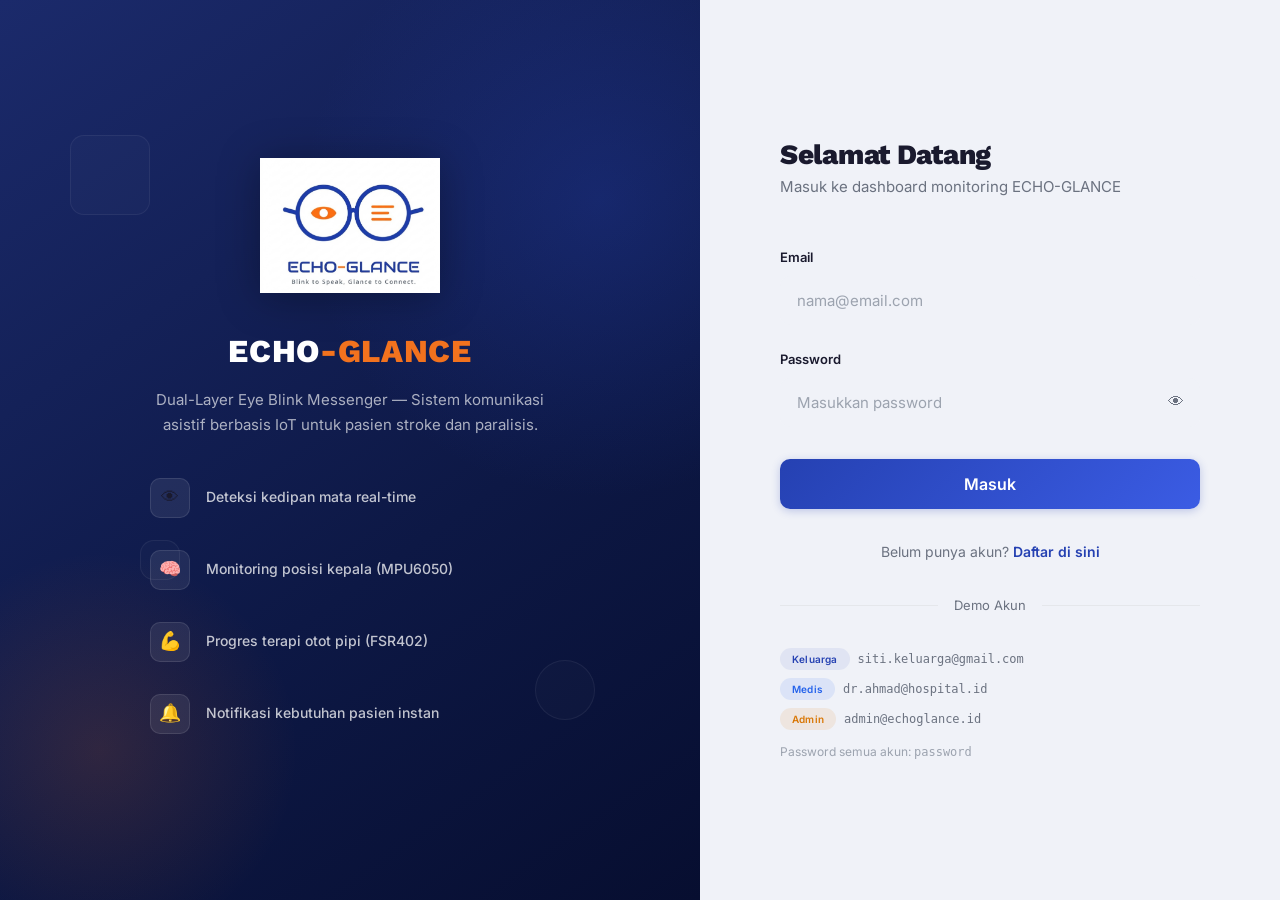
<file: index.html>
<!DOCTYPE html>
<html lang="id">
<head>
    <meta charset="UTF-8">
    <meta name="viewport" content="width=device-width, initial-scale=1.0">
    <meta name="description" content="ECHO-GLANCE — Dual-Layer Eye Blink Messenger IoT Dashboard">
    <title>ECHO-GLANCE - Dashboard</title>
    <link rel="icon" type="image/png" href="assets/img/logo_echo_glance.png">
    <link rel="preconnect" href="https://fonts.googleapis.com">
    <link rel="preconnect" href="https://fonts.gstatic.com" crossorigin>
    <link rel="stylesheet" href="assets/css/style.css">
    <link rel="stylesheet" href="assets/css/auth.css">
</head>
<body>
<div class="auth-wrapper">
    <!-- Left Panel: Brand Showcase -->
    <div class="auth-brand">
        <div class="floating-shape floating-shape-1"></div>
        <div class="floating-shape floating-shape-2"></div>
        <div class="floating-shape floating-shape-3"></div>

        <div class="auth-brand-content">
            <img src="assets/img/logo_echo_glance.png" alt="ECHO-GLANCE" class="auth-brand-logo">
            <h1>ECHO<span>-GLANCE</span></h1>
            <p>Dual-Layer Eye Blink Messenger — Sistem komunikasi asistif berbasis IoT untuk pasien stroke dan paralisis.</p>

            <div class="auth-features">
                <div class="auth-feature-item">
                    <div class="auth-feature-icon">👁</div>
                    <span class="auth-feature-text">Deteksi kedipan mata real-time</span>
                </div>
                <div class="auth-feature-item">
                    <div class="auth-feature-icon">🧠</div>
                    <span class="auth-feature-text">Monitoring posisi kepala (MPU6050)</span>
                </div>
                <div class="auth-feature-item">
                    <div class="auth-feature-icon">💪</div>
                    <span class="auth-feature-text">Progres terapi otot pipi (FSR402)</span>
                </div>
                <div class="auth-feature-item">
                    <div class="auth-feature-icon">🔔</div>
                    <span class="auth-feature-text">Notifikasi kebutuhan pasien instan</span>
                </div>
            </div>
        </div>
    </div>

    <!-- Right Panel: Login Form -->
    <div class="auth-form-panel">
        <div class="auth-form-container">
            <div class="auth-form-header">
                <img src="assets/img/logo_echo_glance.png" alt="ECHO-GLANCE" class="auth-logo-mobile">
                <h2>Selamat Datang</h2>
                <p>Masuk ke dashboard monitoring ECHO-GLANCE</p>
            </div>

            

            

            <form class="auth-form" id="loginForm">
                <input type="hidden" name="csrf_token" value="">

                <div class="form-group">
                    <label for="email" class="form-label">Email</label>
                    <input
                        type="email"
                        id="email"
                        name="email"
                        class="form-input"
                        placeholder="nama@email.com"
                        value=""
                        required
                        autocomplete="email"
                    >
                </div>

                <div class="form-group">
                    <label for="password" class="form-label">Password</label>
                    <div class="password-wrapper">
                        <input
                            type="password"
                            id="password"
                            name="password"
                            class="form-input"
                            placeholder="Masukkan password"
                            required
                            autocomplete="current-password"
                        >
                        <button type="button" class="password-toggle" id="togglePassword" aria-label="Toggle password visibility">
                            👁
                        </button>
                    </div>
                </div>

                <button type="submit" class="btn btn-primary btn-lg" id="btnLogin">
                    Masuk
                </button>
            </form>

            <div class="auth-footer">
                <p>Belum punya akun? <a href="register.html">Daftar di sini</a></p>
            </div>

            <div class="auth-divider">Demo Akun</div>

            <div style="display: flex; flex-direction: column; gap: 8px; font-size: 0.8125rem; color: var(--color-text-muted);">
                <div style="display: flex; align-items: center; gap: 8px;">
                    <span class="badge badge-primary" style="font-size: 0.625rem;">Keluarga</span>
                    <code style="font-size: 0.75rem;">siti.keluarga@gmail.com</code>
                </div>
                <div style="display: flex; align-items: center; gap: 8px;">
                    <span class="badge badge-info" style="font-size: 0.625rem;">Medis</span>
                    <code style="font-size: 0.75rem;">dr.ahmad@hospital.id</code>
                </div>
                <div style="display: flex; align-items: center; gap: 8px;">
                    <span class="badge badge-warning" style="font-size: 0.625rem;">Admin</span>
                    <code style="font-size: 0.75rem;">admin@echoglance.id</code>
                </div>
                <div style="font-size: 0.75rem; color: var(--color-text-light); margin-top: 4px;">
                    Password semua akun: <code style="font-size: 0.75rem;">password</code>
                </div>
            </div>
        </div>
    </div>
</div>

<script>
// Password toggle
document.getElementById('togglePassword').addEventListener('click', function() {
    const pwd = document.getElementById('password');
    pwd.type = pwd.type === 'password' ? 'text' : 'password';
    this.textContent = pwd.type === 'password' ? '👁' : '🙈';
});

// Loading state and redirect on submit for static HTML
document.getElementById('loginForm').addEventListener('submit', function(e) {
    e.preventDefault(); // Prevent 405 method not allowed
    const btn = document.getElementById('btnLogin');
    btn.classList.add('btn-loading');
    btn.disabled = true;
    
    // Simulate network request then redirect
    setTimeout(() => {
        window.location.href = 'dashboard-keluarga.html';
    }, 800);
});
</script>

</body>
</html>
</file>
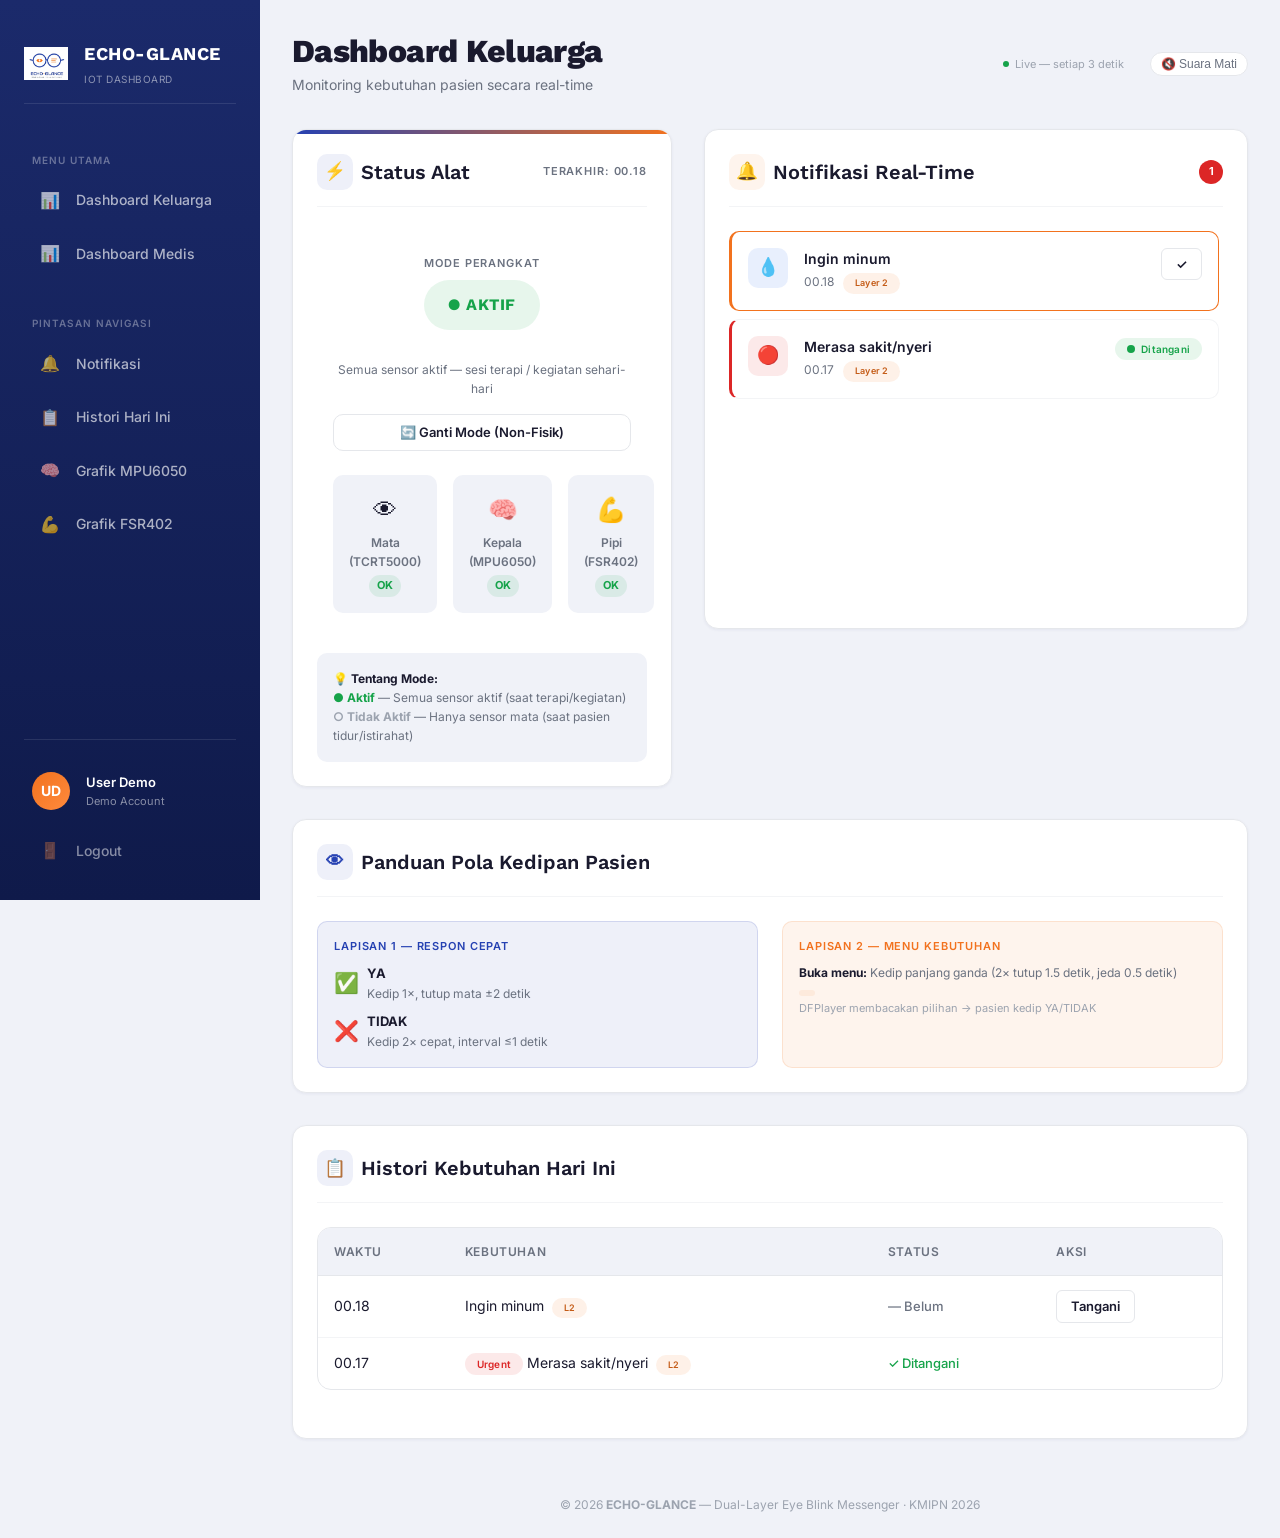
<file: dashboard-keluarga.html>
<!DOCTYPE html>
<html lang="id">
<head>
    <meta charset="UTF-8">
    <meta name="viewport" content="width=device-width, initial-scale=1.0">
    <meta name="description" content="ECHO-GLANCE — Dual-Layer Eye Blink Messenger IoT Dashboard">
    <title>ECHO-GLANCE - Dashboard</title>
    <link rel="icon" type="image/png" href="assets/img/logo_echo_glance.png">
    <link rel="preconnect" href="https://fonts.googleapis.com">
    <link rel="preconnect" href="https://fonts.gstatic.com" crossorigin>
    <link rel="stylesheet" href="assets/css/style.css">
    <link rel="stylesheet" href="assets/css/dashboard.css">
</head>
<body>
<!-- Mobile Menu Toggle -->
<button class="mobile-menu-toggle" id="mobileMenuToggle" aria-label="Toggle Menu">☰</button>
<!-- Mobile Overlay -->
<div class="mobile-overlay" id="mobileOverlay"></div>
<!-- Sidebar -->
<aside class="sidebar" id="sidebar">
    <div class="sidebar-logo">
        <img src="assets/img/logo_echo_glance.png" alt="ECHO-GLANCE Logo">
        <div>
            <div class="brand-name">ECHO-GLANCE</div>
            <div class="brand-tagline">IoT Dashboard</div>
        </div>
    </div>
    <nav class="sidebar-nav">
        <div class="nav-section-label">Menu Utama</div>
        <a href="dashboard-keluarga.html" class="nav-item"><span class="nav-icon">📊</span><span>Dashboard Keluarga</span></a>
        <a href="dashboard-medis.html" class="nav-item"><span class="nav-icon">📊</span><span>Dashboard Medis</span></a>
        
        <div class="nav-section-label" style="margin-top: var(--space-md);">Pintasan Navigasi</div>
        <a href="#overview" class="nav-item" onclick="if(window.switchTab) switchTab('overview')"><span class="nav-icon">🔔</span><span>Notifikasi</span></a>
        <a href="#histori" class="nav-item" onclick="if(window.switchTab) switchTab('histori')"><span class="nav-icon">📋</span><span>Histori Hari Ini</span></a>
        <a href="#grafik-mpu" class="nav-item" onclick="if(window.switchTab) switchTab('grafik')"><span class="nav-icon">🧠</span><span>Grafik MPU6050</span></a>
        <a href="#grafik-fsr" class="nav-item" onclick="if(window.switchTab) switchTab('grafik')"><span class="nav-icon">💪</span><span>Grafik FSR402</span></a>
    </nav>
    <div class="sidebar-footer">
        <div class="sidebar-user">
            <div class="user-avatar">UD</div>
            <div class="user-info">
                <div class="user-name">User Demo</div>
                <div class="user-role">Demo Account</div>
            </div>
        </div>
        <a href="index.html" class="nav-item" style="margin-top: var(--space-sm); color: rgba(255,255,255,0.5);">
            <span class="nav-icon">🚪</span><span>Logout</span>
        </a>
    </div>
</aside>
<script>
document.addEventListener('DOMContentLoaded', function() {
    const toggle = document.getElementById('mobileMenuToggle');
    const sidebar = document.getElementById('sidebar');
    const overlay = document.getElementById('mobileOverlay');
    if (toggle) toggle.addEventListener('click', () => { sidebar.classList.toggle('open'); overlay.classList.toggle('show'); });
    if (overlay) overlay.addEventListener('click', () => { sidebar.classList.remove('open'); overlay.classList.remove('show'); });
    
    document.querySelectorAll('.sidebar-nav a').forEach(a => {
        a.addEventListener('click', () => {
            if(sidebar.classList.contains('open')) {
                sidebar.classList.remove('open');
                overlay.classList.remove('show');
            }
        });
    });
});
</script>
<main class="main-content">
    <!-- Header -->
    <div class="dashboard-header animate-fadeInUp">
        <div>
            <h1>Dashboard Keluarga</h1>
            <p class="page-subtitle">Monitoring kebutuhan pasien secara real-time</p>
        </div>
        <div class="header-actions">
            <div class="refresh-indicator">
                <span class="refresh-dot"></span>
                <span>Live — setiap 3 detik</span>
            </div>
            <button class="audio-toggle" id="audioToggleBtn" onclick="EchoGlance.toggleAudio()">
                🔇 Suara Mati
            </button>
        </div>
    </div>

    <!-- Top Grid: Device Status + Notifications -->
    <div class="grid-keluarga-top">
        <!-- Device Status Card -->
        <div class="card device-status-card animate-fadeInUp stagger-1">
            <div class="card-header">
                <h3>
                    <span class="card-icon card-icon-primary">⚡</span>
                    Status Alat
                </h3>
                <span class="label-small" id="deviceLastUpdated">—</span>
            </div>

            <div class="status-device">
                <div class="device-mode-label">Mode Perangkat</div>
                <div class="status-badge-lg tidak-aktif" id="deviceModeBadge">
                    ○ MEMUAT...
                </div>
                <p id="deviceModeDesc" style="font-size:0.75rem;color:var(--color-text-muted);margin-top:6px;margin-bottom:var(--space-md);">
                    Memuat status perangkat...
                </p>

                <button class="btn btn-outline" style="width:100%; margin-bottom:var(--space-md); padding:8px; font-size:0.8125rem; display:flex; justify-content:center; align-items:center; gap:8px;" onclick="EchoGlance.toggleMode()">
                    🔄 Ganti Mode (Non-Fisik)
                </button>

                <div class="sensor-grid">
                    <div class="sensor-item">
                        <span class="sensor-icon">👁</span>
                        <span class="sensor-name">Mata (TCRT5000)</span>
                        <span class="sensor-status ok" id="sensorMata">—</span>
                    </div>
                    <div class="sensor-item">
                        <span class="sensor-icon">🧠</span>
                        <span class="sensor-name">Kepala (MPU6050)</span>
                        <span class="sensor-status ok" id="sensorMPU">—</span>
                    </div>
                    <div class="sensor-item">
                        <span class="sensor-icon">💪</span>
                        <span class="sensor-name">Pipi (FSR402)</span>
                        <span class="sensor-status ok" id="sensorFSR">—</span>
                    </div>
                </div>
            </div>

            <!-- Mode Info -->
            <div style="margin-top:var(--space-md);padding:var(--space-md);background:var(--color-bg);border-radius:var(--radius-md);font-size:0.75rem;color:var(--color-text-muted);">
                <strong style="color:var(--color-text);">💡 Tentang Mode:</strong><br>
                <strong style="color:var(--color-success);">● Aktif</strong> — Semua sensor aktif (saat terapi/kegiatan)<br>
                <strong style="color:#9CA3AF;">○ Tidak Aktif</strong> — Hanya sensor mata (saat pasien tidur/istirahat)
            </div>
        </div>

        <!-- Notification Panel -->
        <div class="card notification-panel animate-fadeInUp stagger-2">
            <div class="card-header">
                <h3>
                    <span class="card-icon card-icon-accent">🔔</span>
                    Notifikasi Real-Time
                </h3>
                <div class="notification-count zero" id="notifCountBadge">0</div>
            </div>

            <div class="notification-list" id="notificationList">
                <div class="empty-state">
                    <div class="empty-icon">⏳</div>
                    <div class="empty-title">Memuat notifikasi...</div>
                </div>
            </div>
        </div>
    </div>

    <!-- Blink Pattern Guide -->
    <div class="card animate-fadeInUp stagger-3" style="margin-bottom:var(--space-xl);">
        <div class="card-header">
            <h3>
                <span class="card-icon card-icon-primary">👁</span>
                Panduan Pola Kedipan Pasien
            </h3>
        </div>

        <div class="grid-2col gap-lg">
            <!-- Layer 1 -->
            <div style="padding:var(--space-md);border-radius:var(--radius-md);background:var(--color-primary-surface);border:1px solid rgba(37,65,178,0.15);">
                <div class="label-small" style="color:var(--color-primary);margin-bottom:var(--space-sm);">Lapisan 1 — Respon Cepat</div>
                <div style="display:flex;flex-direction:column;gap:var(--space-sm);">
                    <div style="display:flex;align-items:center;gap:var(--space-sm);font-size:0.8125rem;">
                        <span style="font-size:1.25rem;">✅</span>
                        <div>
                            <strong style="color:var(--color-text);">YA</strong>
                            <div style="color:var(--color-text-muted);font-size:0.75rem;">Kedip 1×, tutup mata ±2 detik</div>
                        </div>
                    </div>
                    <div style="display:flex;align-items:center;gap:var(--space-sm);font-size:0.8125rem;">
                        <span style="font-size:1.25rem;">❌</span>
                        <div>
                            <strong style="color:var(--color-text);">TIDAK</strong>
                            <div style="color:var(--color-text-muted);font-size:0.75rem;">Kedip 2× cepat, interval ≤1 detik</div>
                        </div>
                    </div>
                </div>
            </div>

            <!-- Layer 2 -->
            <div style="padding:var(--space-md);border-radius:var(--radius-md);background:var(--color-accent-surface);border:1px solid rgba(242,114,30,0.15);">
                <div class="label-small" style="color:var(--color-accent);margin-bottom:var(--space-sm);">Lapisan 2 — Menu Kebutuhan</div>
                <div style="font-size:0.75rem;color:var(--color-text-muted);margin-bottom:var(--space-sm);">
                    <strong style="color:var(--color-text);">Buka menu:</strong> Kedip panjang ganda (2× tutup 1.5 detik, jeda 0.5 detik)
                </div>
                <div style="display:flex;flex-wrap:wrap;gap:4px;">
                    
                        <span style="font-size:0.6875rem;padding:3px 8px;border-radius:var(--radius-full);background:rgba(242,114,30,0.08);color:var(--color-text);white-space:nowrap;"></span>
                    
                </div>
                <div style="font-size:0.6875rem;color:var(--color-text-light);margin-top:var(--space-xs);">
                    DFPlayer membacakan pilihan → pasien kedip YA/TIDAK
                </div>
            </div>
        </div>
    </div>

    <!-- History Table -->
    <div class="card history-section animate-fadeInUp stagger-4" id="histori">
        <div class="card-header">
            <h3>
                <span class="card-icon card-icon-primary">📋</span>
                Histori Kebutuhan Hari Ini
            </h3>
        </div>

        <div class="table-wrapper">
            <table class="table" id="keluargaHistoryTable">
                <thead>
                    <tr>
                        <th>Waktu</th>
                        <th>Kebutuhan</th>
                        <th>Status</th>
                        <th>Aksi</th>
                    </tr>
                </thead>
                <tbody id="keluargaHistoryBody">
                    <tr><td colspan="4" class="text-center text-muted" style="padding:2rem;">Memuat data...</td></tr>
                </tbody>
            </table>
        </div>

        <div class="pagination" id="keluargaHistoryPagination"></div>
    </div>
</main>

<!-- Scripts -->
<script src="assets/js/realtime.js"></script>
<script>
document.addEventListener('DOMContentLoaded', function() {
    EchoGlance.init({ pollingInterval: 3000 });
    EchoGlance.requestNotifPermission();

    loadAllData();
    EchoGlance.startPolling([loadAllData], 3000);

    function loadAllData() {
        EchoGlance.fetchDeviceStatus();
        EchoGlance.fetchNotifications({
            today: true,
            limit: 20,
            renderTarget: 'notificationList',
            showAction: true
        });
    }

    loadHistory(1);
    setInterval(() => loadHistory(window._currentHistoryPage || 1), 10000);
});

function loadHistory(page) {
    window._currentHistoryPage = page;
    EchoGlance.fetchKeluargaHistory({
        page: page,
        limit: 10,
        renderTarget: 'keluargaHistoryBody',
        paginationTarget: 'keluargaHistoryPagination',
        onPageChange: 'loadHistory'
    });
}
</script>



    <!-- Footer branding -->
    <footer class="main-footer" style="text-align: center; padding: var(--space-lg); color: var(--color-text-light); font-size: 0.75rem; margin-left: 260px;">
        <p>© 2026 <strong>ECHO-GLANCE</strong> — Dual-Layer Eye Blink Messenger · KMIPN 2026</p>
    </footer>

    
        
            <script src=""></script>
        
    
</body>
</html>
</file>
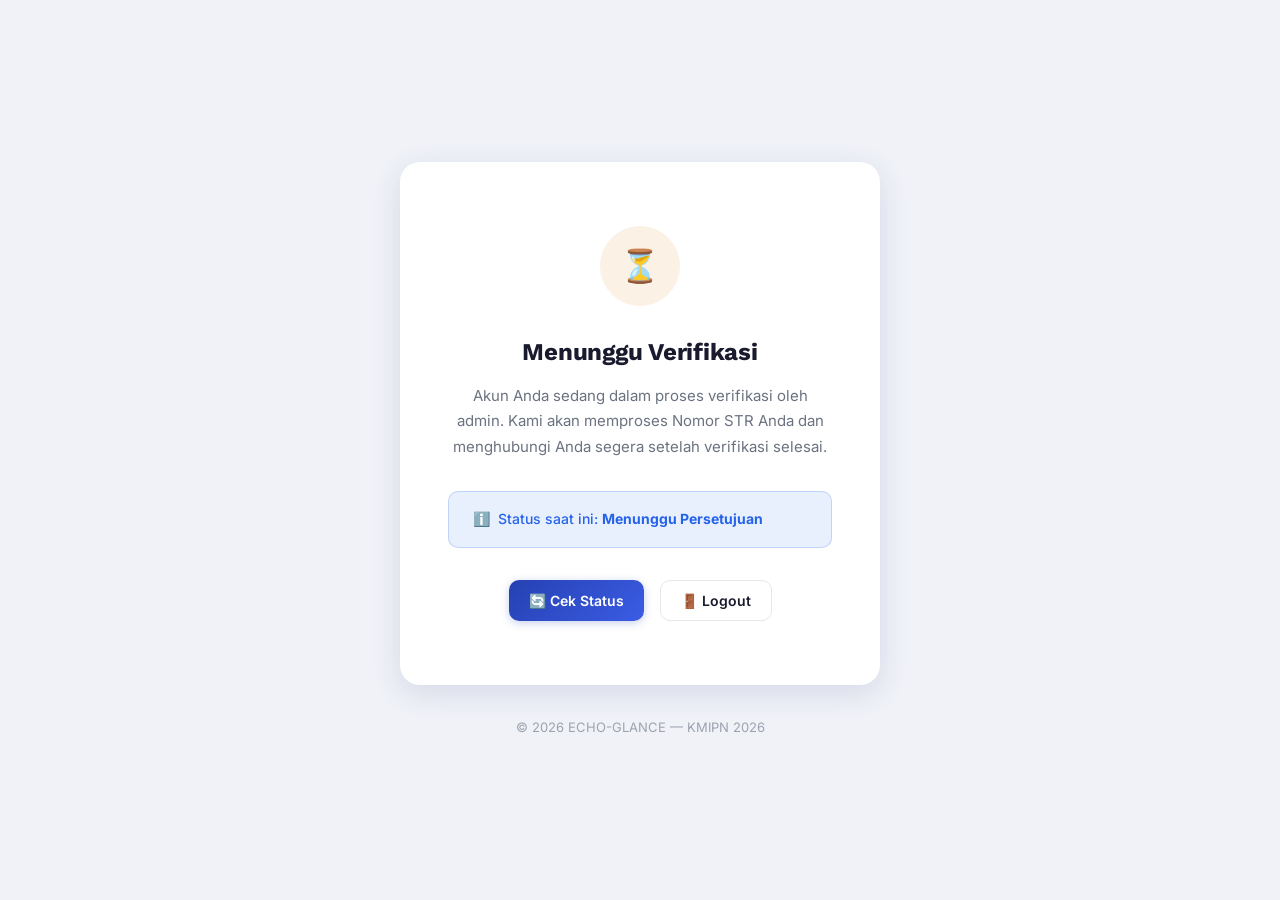
<file: pending.html>
<!DOCTYPE html>
<html lang="id">
<head>
    <meta charset="UTF-8">
    <meta name="viewport" content="width=device-width, initial-scale=1.0">
    <meta name="description" content="ECHO-GLANCE — Dual-Layer Eye Blink Messenger IoT Dashboard">
    <title>ECHO-GLANCE - Dashboard</title>
    <link rel="icon" type="image/png" href="assets/img/logo_echo_glance.png">
    <link rel="preconnect" href="https://fonts.googleapis.com">
    <link rel="preconnect" href="https://fonts.gstatic.com" crossorigin>
    <link rel="stylesheet" href="assets/css/style.css">
    <link rel="stylesheet" href="assets/css/auth.css">
</head>
<body>
<div class="pending-wrapper">
    <div class="pending-card">
        <div class="pending-icon">⏳</div>
        <h2>Menunggu Verifikasi</h2>
        <p>
            Akun Anda sedang dalam proses verifikasi oleh admin.
            Kami akan memproses Nomor STR Anda dan menghubungi Anda segera setelah verifikasi selesai.
        </p>

        <div class="alert alert-info" style="text-align: left; margin-bottom: var(--space-xl);">
            <span>ℹ️</span>
            <span>Status saat ini: <strong>Menunggu Persetujuan</strong></span>
        </div>

        <div id="statusResult" class="hidden" style="margin-bottom: var(--space-lg);"></div>

        <div class="pending-actions">
            <button class="btn btn-primary" id="btnCheckStatus" onclick="checkStatus()">
                🔄 Cek Status
            </button>
            <a href="index.html" class="btn btn-outline">
                🚪 Logout
            </a>
        </div>
    </div>

    <p style="margin-top: var(--space-xl); color: var(--color-text-light); font-size: 0.8125rem;">
        © 2026 ECHO-GLANCE — KMIPN 2026
    </p>
</div>

<script>
function checkStatus() {
    const btn = document.getElementById('btnCheckStatus');
    const result = document.getElementById('statusResult');

    btn.classList.add('btn-loading');
    btn.disabled = true;

    // Mock fetch for Dummy UI
    new Promise(resolve => setTimeout(() => resolve({ status: 'approved' }), 1000))
        .then(data => {
            btn.classList.remove('btn-loading');
            btn.disabled = false;
            result.classList.remove('hidden');

            if (data.status === 'approved') {
                result.innerHTML = '<div class="alert alert-success"><span>✅</span><span>Akun Anda telah disetujui! Mengalihkan ke dashboard...</span></div>';
                setTimeout(() => {
                    window.location.href = 'dashboard-medis.html';
                }, 2000);
            } else if (data.status === 'rejected') {
                result.innerHTML = '<div class="alert alert-danger"><span>❌</span><span>Maaf, akun Anda ditolak. Hubungi admin untuk informasi lebih lanjut.</span></div>';
            } else {
                result.innerHTML = '<div class="alert alert-warning"><span>⏳</span><span>Status masih menunggu. Silakan cek kembali nanti.</span></div>';
            }
        });
}
</script>

</body>
</html>
</file>
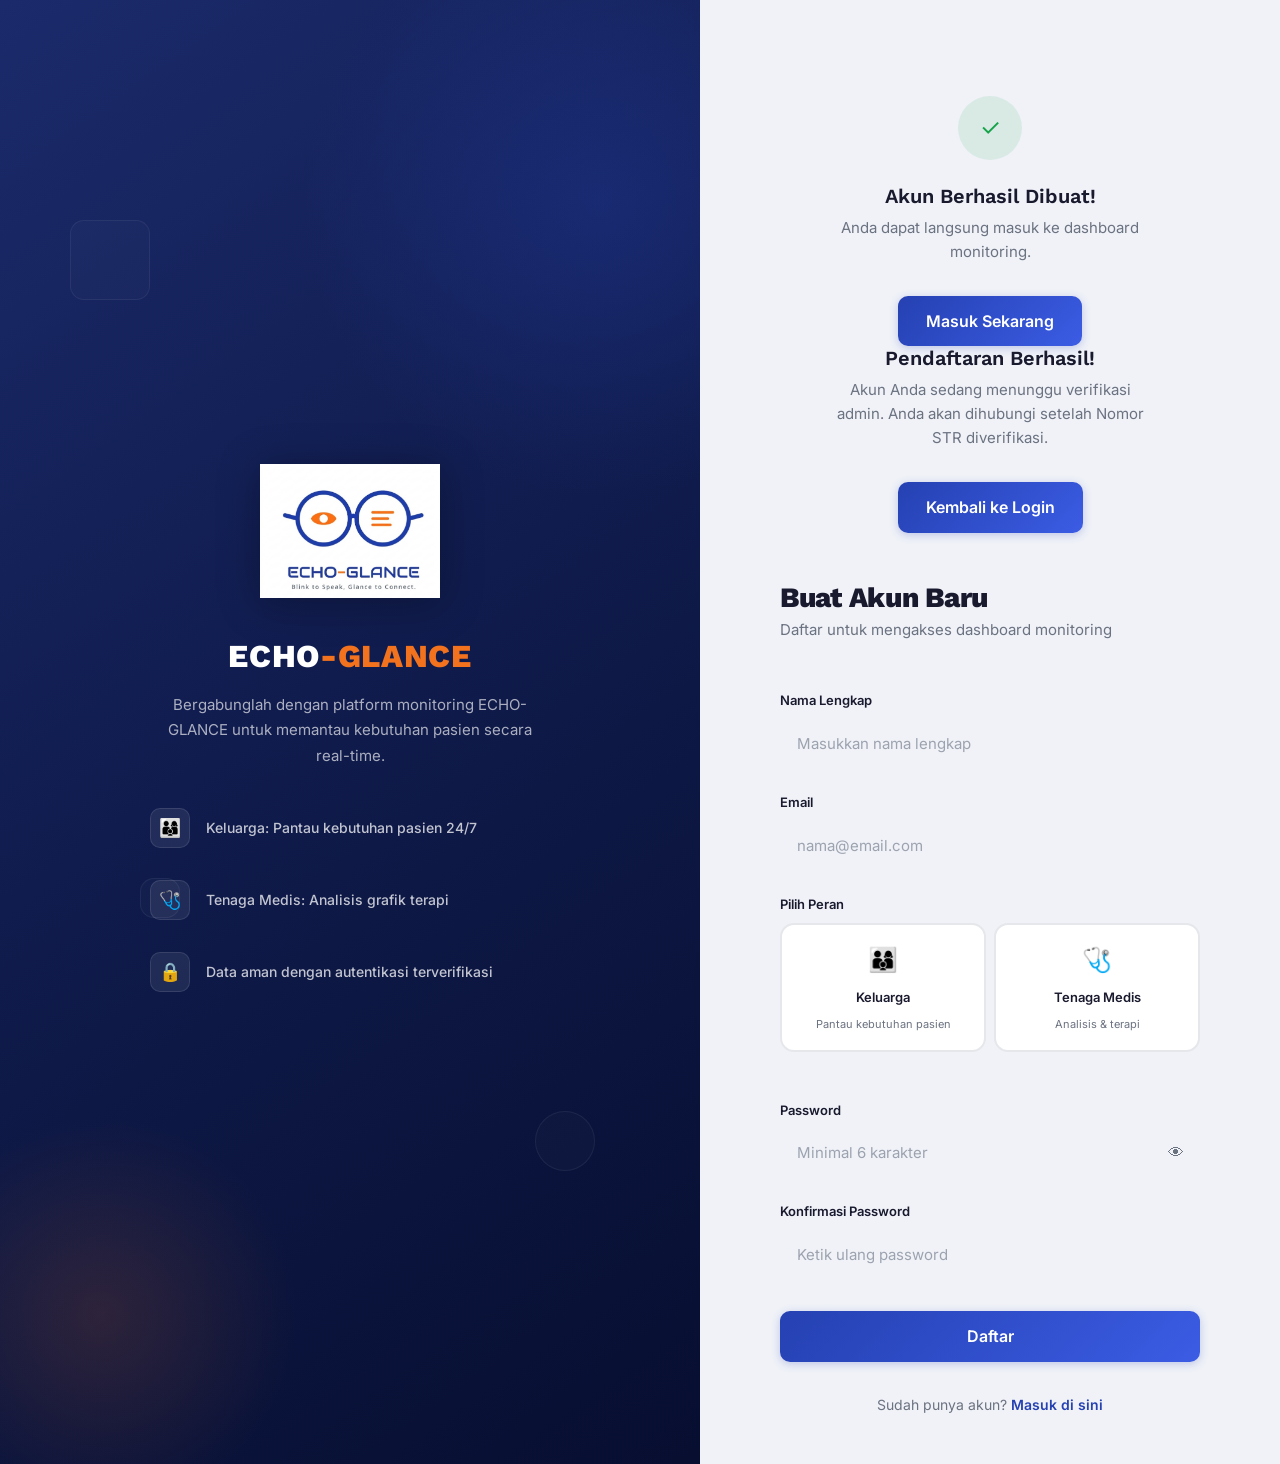
<file: register.html>
<!DOCTYPE html>
<html lang="id">
<head>
    <meta charset="UTF-8">
    <meta name="viewport" content="width=device-width, initial-scale=1.0">
    <meta name="description" content="ECHO-GLANCE — Dual-Layer Eye Blink Messenger IoT Dashboard">
    <title>ECHO-GLANCE - Dashboard</title>
    <link rel="icon" type="image/png" href="assets/img/logo_echo_glance.png">
    <link rel="preconnect" href="https://fonts.googleapis.com">
    <link rel="preconnect" href="https://fonts.gstatic.com" crossorigin>
    <link rel="stylesheet" href="assets/css/style.css">
    <link rel="stylesheet" href="assets/css/auth.css">
</head>
<body>
<div class="auth-wrapper">
    <!-- Left Panel: Brand Showcase -->
    <div class="auth-brand">
        <div class="floating-shape floating-shape-1"></div>
        <div class="floating-shape floating-shape-2"></div>
        <div class="floating-shape floating-shape-3"></div>

        <div class="auth-brand-content">
            <img src="assets/img/logo_echo_glance.png" alt="ECHO-GLANCE" class="auth-brand-logo">
            <h1>ECHO<span>-GLANCE</span></h1>
            <p>Bergabunglah dengan platform monitoring ECHO-GLANCE untuk memantau kebutuhan pasien secara real-time.</p>

            <div class="auth-features">
                <div class="auth-feature-item">
                    <div class="auth-feature-icon">👨‍👩‍👦</div>
                    <span class="auth-feature-text">Keluarga: Pantau kebutuhan pasien 24/7</span>
                </div>
                <div class="auth-feature-item">
                    <div class="auth-feature-icon">🩺</div>
                    <span class="auth-feature-text">Tenaga Medis: Analisis grafik terapi</span>
                </div>
                <div class="auth-feature-item">
                    <div class="auth-feature-icon">🔒</div>
                    <span class="auth-feature-text">Data aman dengan autentikasi terverifikasi</span>
                </div>
            </div>
        </div>
    </div>

    <!-- Right Panel: Register Form -->
    <div class="auth-form-panel">
        <div class="auth-form-container">
            
                <!-- Success State -->
                <div class="auth-success animate-fadeInUp">
                    <div class="success-icon">✓</div>
                    
                        <h3>Akun Berhasil Dibuat!</h3>
                        <p>Anda dapat langsung masuk ke dashboard monitoring.</p>
                        <a href="index.html" class="btn btn-primary btn-lg">Masuk Sekarang</a>
                    
                        <h3>Pendaftaran Berhasil!</h3>
                        <p>Akun Anda sedang menunggu verifikasi admin. Anda akan dihubungi setelah Nomor STR diverifikasi.</p>
                        <a href="index.html" class="btn btn-primary btn-lg">Kembali ke Login</a>
                    
                </div>
            
                <!-- Register Form -->
                <div class="auth-form-header">
                    <img src="assets/img/logo_echo_glance.png" alt="ECHO-GLANCE" class="auth-logo-mobile">
                    <h2>Buat Akun Baru</h2>
                    <p>Daftar untuk mengakses dashboard monitoring</p>
                </div>

                

                

                <form class="auth-form" id="registerForm">
                    <input type="hidden" name="csrf_token" value="">

                    <div class="form-group">
                        <label for="nama" class="form-label">Nama Lengkap</label>
                        <input
                            type="text"
                            id="nama"
                            name="nama"
                            class="form-input"
                            placeholder="Masukkan nama lengkap"
                            value=""
                            required
                        >
                    </div>

                    <div class="form-group">
                        <label for="reg-email" class="form-label">Email</label>
                        <input
                            type="email"
                            id="reg-email"
                            name="email"
                            class="form-input"
                            placeholder="nama@email.com"
                            value=""
                            required
                        >
                    </div>

                    <div class="form-group">
                        <label class="form-label">Pilih Peran</label>
                        <div class="role-selector">
                            <div class="role-option">
                                <input type="radio" id="roleKeluarga" name="role" value="keluarga" >
                                <label for="roleKeluarga">
                                    <span class="role-icon">👨‍👩‍👦</span>
                                    <span class="role-name">Keluarga</span>
                                    <span class="role-desc">Pantau kebutuhan pasien</span>
                                </label>
                            </div>
                            <div class="role-option">
                                <input type="radio" id="roleMedis" name="role" value="tenaga_medis" >
                                <label for="roleMedis">
                                    <span class="role-icon">🩺</span>
                                    <span class="role-name">Tenaga Medis</span>
                                    <span class="role-desc">Analisis & terapi</span>
                                </label>
                            </div>
                        </div>
                    </div>

                    <!-- STR Field (conditional) -->
                    <div class="str-field form-group" id="strFieldContainer">
                        <label for="str_number" class="form-label">Nomor STR</label>
                        <input
                            type="text"
                            id="str_number"
                            name="str_number"
                            class="form-input"
                            placeholder="Contoh: STR-2024-001234"
                            value=""
                        >
                        <span class="form-hint">Nomor Surat Tanda Registrasi akan diverifikasi oleh admin.</span>
                    </div>

                    <div class="form-group">
                        <label for="reg-password" class="form-label">Password</label>
                        <div class="password-wrapper">
                            <input
                                type="password"
                                id="reg-password"
                                name="password"
                                class="form-input"
                                placeholder="Minimal 6 karakter"
                                required
                                minlength="6"
                            >
                            <button type="button" class="password-toggle" id="toggleRegPassword" aria-label="Toggle password">👁</button>
                        </div>
                    </div>

                    <div class="form-group">
                        <label for="confirm_password" class="form-label">Konfirmasi Password</label>
                        <div class="password-wrapper">
                            <input
                                type="password"
                                id="confirm_password"
                                name="confirm_password"
                                class="form-input"
                                placeholder="Ketik ulang password"
                                required
                            >
                        </div>
                        <div class="form-error hidden" id="passwordMatchError">⚠ Password tidak cocok</div>
                    </div>

                    <button type="submit" class="btn btn-primary btn-lg" id="btnRegister">
                        Daftar
                    </button>
                </form>

                <div class="auth-footer">
                    <p>Sudah punya akun? <a href="index.html">Masuk di sini</a></p>
                </div>
            
        </div>
    </div>
</div>

<script src="assets/js/auth.js"></script>

</body>
</html>
</file>
<file: assets/css/style.css>
/* ============================================================
   ECHO-GLANCE — Global Stylesheet
   Dual-Layer Eye Blink Messenger IoT Dashboard
   ============================================================ */

/* === GOOGLE FONTS === */
@import url('https://fonts.googleapis.com/css2?family=Work+Sans:wght@500;600;700;800&family=Inter:wght@300;400;500;600;700&display=swap');

/* === CSS RESET === */
*, *::before, *::after {
    margin: 0;
    padding: 0;
    box-sizing: border-box;
}

/* === DESIGN TOKENS === */
:root {
    /* Brand Colors */
    --color-primary: #2541B2;
    --color-primary-dark: #1B2A6B;
    --color-primary-light: #3B5CE4;
    --color-primary-surface: rgba(37, 65, 178, 0.08);
    --color-accent: #F2721E;
    --color-accent-light: #FF8A3D;
    --color-accent-surface: rgba(242, 114, 30, 0.08);

    /* Neutrals */
    --color-bg: #F0F2F8;
    --color-bg-alt: #E8EBF5;
    --color-card: #FFFFFF;
    --color-text: #1A1A2E;
    --color-text-muted: #6B7280;
    --color-text-light: #9CA3AF;
    --color-border: #E5E7EB;
    --color-border-light: #F3F4F6;

    /* Semantic Colors */
    --color-success: #16A34A;
    --color-success-surface: rgba(22, 163, 74, 0.1);
    --color-warning: #D97706;
    --color-warning-surface: rgba(217, 119, 6, 0.1);
    --color-danger: #DC2626;
    --color-danger-surface: rgba(220, 38, 38, 0.1);
    --color-info: #2563EB;
    --color-info-surface: rgba(37, 99, 235, 0.1);

    /* Typography */
    --font-display: 'Work Sans', sans-serif;
    --font-body: 'Inter', sans-serif;

    /* Spacing */
    --space-xs: 0.25rem;
    --space-sm: 0.5rem;
    --space-md: 1rem;
    --space-lg: 1.5rem;
    --space-xl: 2rem;
    --space-2xl: 3rem;
    --space-3xl: 4rem;

    /* Radii */
    --radius-sm: 6px;
    --radius-md: 10px;
    --radius-lg: 14px;
    --radius-xl: 20px;
    --radius-full: 9999px;

    /* Shadows */
    --shadow-sm: 0 1px 3px rgba(27, 42, 107, 0.06);
    --shadow-md: 0 4px 12px rgba(27, 42, 107, 0.08);
    --shadow-lg: 0 8px 30px rgba(27, 42, 107, 0.12);
    --shadow-xl: 0 20px 60px rgba(27, 42, 107, 0.15);
    --shadow-glow-primary: 0 0 20px rgba(37, 65, 178, 0.3);
    --shadow-glow-accent: 0 0 20px rgba(242, 114, 30, 0.3);

    /* Transitions */
    --transition-fast: 150ms ease;
    --transition-base: 250ms ease;
    --transition-slow: 400ms ease;
    --transition-spring: 350ms cubic-bezier(0.34, 1.56, 0.64, 1);
}

/* === BASE === */
html {
    scroll-behavior: smooth;
    -webkit-font-smoothing: antialiased;
    -moz-osx-font-smoothing: grayscale;
}

body {
    font-family: var(--font-body);
    font-size: 0.9375rem;
    font-weight: 400;
    line-height: 1.6;
    color: var(--color-text);
    background-color: var(--color-bg);
    min-height: 100vh;
}

/* === TYPOGRAPHY === */
h1, h2, h3, h4, h5, h6 {
    font-family: var(--font-display);
    color: var(--color-text);
    line-height: 1.2;
}

h1 {
    font-size: 2rem;
    font-weight: 800;
    letter-spacing: -0.02em;
}

h2 {
    font-size: 1.5rem;
    font-weight: 700;
    letter-spacing: -0.01em;
}

h3 {
    font-size: 1.25rem;
    font-weight: 600;
}

h4 {
    font-family: var(--font-body);
    font-size: 1rem;
    font-weight: 600;
}

.label-small {
    font-family: var(--font-body);
    font-size: 0.6875rem;
    font-weight: 600;
    letter-spacing: 0.08em;
    text-transform: uppercase;
    color: var(--color-text-muted);
}

.text-muted {
    color: var(--color-text-muted);
}

.text-accent {
    color: var(--color-accent);
}

.text-primary {
    color: var(--color-primary);
}

a {
    color: var(--color-primary);
    text-decoration: none;
    transition: color var(--transition-fast);
}

a:hover {
    color: var(--color-primary-light);
}

/* === LAYOUT === */
.container {
    width: 100%;
    max-width: 1400px;
    margin: 0 auto;
    padding: 0 var(--space-lg);
}

.page-wrapper {
    display: flex;
    min-height: 100vh;
}

.main-content {
    flex: 1;
    padding: var(--space-xl);
    margin-left: 260px;
    min-height: 100vh;
    transition: margin-left var(--transition-base);
}

/* === CARD === */
.card {
    background: var(--color-card);
    border: 1px solid var(--color-border);
    border-radius: var(--radius-lg);
    padding: var(--space-lg);
    box-shadow: var(--shadow-sm);
    transition: box-shadow var(--transition-base), transform var(--transition-base);
    position: relative;
    overflow: hidden;
}

.card:hover {
    box-shadow: var(--shadow-md);
}

.card-glass {
    background: rgba(255, 255, 255, 0.7);
    backdrop-filter: blur(16px);
    -webkit-backdrop-filter: blur(16px);
    border: 1px solid rgba(255, 255, 255, 0.3);
}

.card-header {
    display: flex;
    align-items: center;
    justify-content: space-between;
    margin-bottom: var(--space-lg);
    padding-bottom: var(--space-md);
    border-bottom: 1px solid var(--color-border-light);
}

.card-header h3 {
    display: flex;
    align-items: center;
    gap: var(--space-sm);
}

.card-header .card-icon {
    width: 36px;
    height: 36px;
    border-radius: var(--radius-md);
    display: flex;
    align-items: center;
    justify-content: center;
    font-size: 1.1rem;
}

.card-icon-primary {
    background: var(--color-primary-surface);
    color: var(--color-primary);
}

.card-icon-accent {
    background: var(--color-accent-surface);
    color: var(--color-accent);
}

.card-icon-success {
    background: var(--color-success-surface);
    color: var(--color-success);
}

.card-icon-danger {
    background: var(--color-danger-surface);
    color: var(--color-danger);
}

/* === STAT CARD === */
.stat-card {
    padding: var(--space-lg);
    border-radius: var(--radius-lg);
    background: var(--color-card);
    border: 1px solid var(--color-border);
    box-shadow: var(--shadow-sm);
    transition: all var(--transition-base);
}

.stat-card:hover {
    transform: translateY(-2px);
    box-shadow: var(--shadow-md);
}

.stat-card .stat-value {
    font-family: var(--font-display);
    font-size: 1.75rem;
    font-weight: 800;
    line-height: 1;
    margin: var(--space-sm) 0;
}

.stat-card .stat-label {
    font-size: 0.8125rem;
    color: var(--color-text-muted);
    font-weight: 500;
}

/* === BADGES === */
.badge {
    display: inline-flex;
    align-items: center;
    gap: 6px;
    padding: 4px 12px;
    border-radius: var(--radius-full);
    font-size: 0.75rem;
    font-weight: 600;
    letter-spacing: 0.02em;
    line-height: 1.4;
    white-space: nowrap;
}

.badge-aktif {
    background: var(--color-success-surface);
    color: var(--color-success);
}

.badge-aktif::before {
    content: '';
    width: 8px;
    height: 8px;
    border-radius: 50%;
    background: var(--color-success);
    animation: pulse-dot 2s ease-in-out infinite;
}

.badge-nonaktif {
    background: #F3F4F6;
    color: #6B7280;
}

.badge-nonaktif::before {
    content: '';
    width: 8px;
    height: 8px;
    border-radius: 50%;
    background: #9CA3AF;
}

.badge-urgent {
    background: var(--color-danger-surface);
    color: var(--color-danger);
}

.badge-warning {
    background: var(--color-warning-surface);
    color: var(--color-warning);
}

.badge-info {
    background: var(--color-info-surface);
    color: var(--color-info);
}

.badge-primary {
    background: var(--color-primary-surface);
    color: var(--color-primary);
}

.badge-layer1 {
    background: rgba(37, 65, 178, 0.1);
    color: #1B2A6B;
}

.badge-layer2 {
    background: rgba(242, 114, 30, 0.1);
    color: #C45B16;
}

.badge-role {
    background: linear-gradient(135deg, var(--color-primary), var(--color-primary-light));
    color: #FFFFFF;
    padding: 4px 14px;
    font-size: 0.6875rem;
    text-transform: uppercase;
    letter-spacing: 0.06em;
}

/* === BUTTONS === */
.btn {
    display: inline-flex;
    align-items: center;
    justify-content: center;
    gap: 8px;
    padding: 0.625rem 1.25rem;
    border-radius: var(--radius-md);
    border: none;
    font-family: var(--font-body);
    font-size: 0.875rem;
    font-weight: 600;
    cursor: pointer;
    transition: all var(--transition-base);
    text-decoration: none;
    line-height: 1.4;
    white-space: nowrap;
}

.btn:active {
    transform: scale(0.97);
}

.btn-primary {
    background: linear-gradient(135deg, var(--color-primary), var(--color-primary-light));
    color: #FFFFFF;
    box-shadow: 0 2px 8px rgba(37, 65, 178, 0.25);
}

.btn-primary:hover {
    background: linear-gradient(135deg, var(--color-primary-dark), var(--color-primary));
    box-shadow: var(--shadow-glow-primary);
    color: #FFFFFF;
    transform: translateY(-1px);
}

.btn-accent {
    background: linear-gradient(135deg, var(--color-accent), var(--color-accent-light));
    color: #FFFFFF;
    box-shadow: 0 2px 8px rgba(242, 114, 30, 0.25);
}

.btn-accent:hover {
    box-shadow: var(--shadow-glow-accent);
    color: #FFFFFF;
    transform: translateY(-1px);
}

.btn-outline {
    background: transparent;
    border: 1.5px solid var(--color-border);
    color: var(--color-text);
}

.btn-outline:hover {
    border-color: var(--color-primary);
    color: var(--color-primary);
    background: var(--color-primary-surface);
}

.btn-ghost {
    background: transparent;
    color: var(--color-text-muted);
    padding: 0.5rem 0.75rem;
}

.btn-ghost:hover {
    background: var(--color-bg-alt);
    color: var(--color-text);
}

.btn-danger {
    background: var(--color-danger);
    color: #FFFFFF;
}

.btn-danger:hover {
    background: #B91C1C;
    box-shadow: 0 4px 12px rgba(220, 38, 38, 0.3);
}

.btn-success {
    background: var(--color-success);
    color: #FFFFFF;
}

.btn-success:hover {
    background: #15803D;
}

.btn-sm {
    padding: 0.375rem 0.875rem;
    font-size: 0.8125rem;
    border-radius: var(--radius-sm);
}

.btn-lg {
    padding: 0.875rem 1.75rem;
    font-size: 1rem;
    border-radius: var(--radius-md);
}

.btn-icon {
    width: 36px;
    height: 36px;
    padding: 0;
    border-radius: var(--radius-md);
}

.btn-loading {
    position: relative;
    color: transparent !important;
    pointer-events: none;
}

.btn-loading::after {
    content: '';
    position: absolute;
    width: 18px;
    height: 18px;
    border: 2px solid rgba(255,255,255,0.3);
    border-top-color: #fff;
    border-radius: 50%;
    animation: spin 0.6s linear infinite;
}

/* === FORM ELEMENTS === */
.form-group {
    margin-bottom: var(--space-lg);
    position: relative;
}

.form-label {
    display: block;
    font-size: 0.8125rem;
    font-weight: 600;
    color: var(--color-text);
    margin-bottom: 6px;
}

.form-input {
    width: 100%;
    padding: 0.75rem 1rem;
    border: 1.5px solid var(--color-border);
    border-radius: var(--radius-md);
    font-family: var(--font-body);
    font-size: 0.9375rem;
    color: var(--color-text);
    background: var(--color-card);
    transition: all var(--transition-fast);
    outline: none;
}

.form-input:focus {
    border-color: var(--color-primary);
    box-shadow: 0 0 0 3px var(--color-primary-surface);
}

.form-input::placeholder {
    color: var(--color-text-light);
}

.form-input.error {
    border-color: var(--color-danger);
    box-shadow: 0 0 0 3px var(--color-danger-surface);
}

.form-select {
    width: 100%;
    padding: 0.75rem 2.5rem 0.75rem 1rem;
    border: 1.5px solid var(--color-border);
    border-radius: var(--radius-md);
    font-family: var(--font-body);
    font-size: 0.9375rem;
    color: var(--color-text);
    background: var(--color-card) url("data:image/svg+xml,%3Csvg xmlns='http://www.w3.org/2000/svg' width='12' height='12' viewBox='0 0 12 12'%3E%3Cpath fill='%236B7280' d='M6 8.825L.35 3.175l.7-.7L6 7.425l4.95-4.95.7.7z'/%3E%3C/svg%3E") no-repeat right 1rem center;
    appearance: none;
    cursor: pointer;
    outline: none;
    transition: all var(--transition-fast);
}

.form-select:focus {
    border-color: var(--color-primary);
    box-shadow: 0 0 0 3px var(--color-primary-surface);
}

.form-error {
    font-size: 0.8125rem;
    color: var(--color-danger);
    margin-top: 4px;
    display: flex;
    align-items: center;
    gap: 4px;
}

.form-hint {
    font-size: 0.8125rem;
    color: var(--color-text-muted);
    margin-top: 4px;
}

/* === TABLES === */
.table-wrapper {
    overflow-x: auto;
    border-radius: var(--radius-lg);
    border: 1px solid var(--color-border);
}

.table {
    width: 100%;
    border-collapse: collapse;
    font-size: 0.875rem;
}

.table thead {
    background: var(--color-bg);
}

.table th {
    padding: 0.875rem 1rem;
    text-align: left;
    font-weight: 600;
    font-size: 0.75rem;
    text-transform: uppercase;
    letter-spacing: 0.05em;
    color: var(--color-text-muted);
    border-bottom: 1px solid var(--color-border);
    white-space: nowrap;
}

.table td {
    padding: 0.875rem 1rem;
    border-bottom: 1px solid var(--color-border-light);
    vertical-align: middle;
}

.table tbody tr {
    transition: background var(--transition-fast);
}

.table tbody tr:hover {
    background: var(--color-primary-surface);
}

.table tbody tr:last-child td {
    border-bottom: none;
}

.table tbody tr.row-layer1 {
    background: rgba(37, 65, 178, 0.03);
}

.table tbody tr.row-layer2 {
    background: rgba(242, 114, 30, 0.03);
}

/* === PAGINATION === */
.pagination {
    display: flex;
    align-items: center;
    justify-content: center;
    gap: 4px;
    margin-top: var(--space-lg);
}

.pagination .page-btn {
    min-width: 36px;
    height: 36px;
    display: flex;
    align-items: center;
    justify-content: center;
    border-radius: var(--radius-sm);
    border: 1px solid var(--color-border);
    background: var(--color-card);
    color: var(--color-text-muted);
    font-size: 0.8125rem;
    font-weight: 500;
    cursor: pointer;
    transition: all var(--transition-fast);
}

.pagination .page-btn:hover {
    border-color: var(--color-primary);
    color: var(--color-primary);
}

.pagination .page-btn.active {
    background: var(--color-primary);
    border-color: var(--color-primary);
    color: #FFFFFF;
}

.pagination .page-btn:disabled {
    opacity: 0.4;
    cursor: not-allowed;
}

/* === SIDEBAR === */
.sidebar {
    position: fixed;
    top: 0;
    left: 0;
    width: 260px;
    height: 100vh;
    background: linear-gradient(180deg, var(--color-primary-dark) 0%, #0F1A4A 100%);
    padding: var(--space-lg);
    display: flex;
    flex-direction: column;
    z-index: 100;
    overflow-y: auto;
    transition: transform var(--transition-base);
}

.sidebar-logo {
    display: flex;
    align-items: center;
    gap: var(--space-md);
    padding: var(--space-md) 0;
    margin-bottom: var(--space-xl);
    border-bottom: 1px solid rgba(255,255,255,0.1);
}

.sidebar-logo img {
    width: 44px;
    height: 44px;
    object-fit: contain;
}

.sidebar-logo .brand-name {
    font-family: var(--font-display);
    font-size: 1.125rem;
    font-weight: 700;
    color: #FFFFFF;
    letter-spacing: 0.03em;
}

.sidebar-logo .brand-tagline {
    font-size: 0.625rem;
    color: rgba(255,255,255,0.5);
    letter-spacing: 0.05em;
    text-transform: uppercase;
    margin-top: 2px;
}

.sidebar-nav {
    flex: 1;
    display: flex;
    flex-direction: column;
    gap: 4px;
}

.nav-section-label {
    font-size: 0.625rem;
    font-weight: 600;
    letter-spacing: 0.1em;
    text-transform: uppercase;
    color: rgba(255,255,255,0.35);
    padding: var(--space-md) var(--space-sm) var(--space-xs);
}

.nav-item {
    display: flex;
    align-items: center;
    gap: var(--space-md);
    padding: 0.75rem var(--space-md);
    border-radius: var(--radius-md);
    color: rgba(255,255,255,0.65);
    font-size: 0.875rem;
    font-weight: 500;
    transition: all var(--transition-fast);
    cursor: pointer;
    text-decoration: none;
}

.nav-item:hover {
    background: rgba(255,255,255,0.08);
    color: #FFFFFF;
}

.nav-item.active {
    background: rgba(255,255,255,0.12);
    color: #FFFFFF;
    font-weight: 600;
}

.nav-item.active::before {
    content: '';
    position: absolute;
    left: 0;
    width: 3px;
    height: 24px;
    background: var(--color-accent);
    border-radius: 0 3px 3px 0;
}

.nav-item .nav-icon {
    width: 20px;
    text-align: center;
    font-size: 1rem;
}

.sidebar-footer {
    padding-top: var(--space-lg);
    border-top: 1px solid rgba(255,255,255,0.1);
    margin-top: auto;
}

.sidebar-user {
    display: flex;
    align-items: center;
    gap: var(--space-md);
    padding: var(--space-sm);
}

.sidebar-user .user-avatar {
    width: 38px;
    height: 38px;
    border-radius: var(--radius-full);
    background: linear-gradient(135deg, var(--color-accent), var(--color-accent-light));
    display: flex;
    align-items: center;
    justify-content: center;
    color: #FFFFFF;
    font-weight: 700;
    font-size: 0.875rem;
}

.sidebar-user .user-info {
    flex: 1;
    min-width: 0;
}

.sidebar-user .user-name {
    font-size: 0.8125rem;
    font-weight: 600;
    color: #FFFFFF;
    white-space: nowrap;
    overflow: hidden;
    text-overflow: ellipsis;
}

.sidebar-user .user-role {
    font-size: 0.6875rem;
    color: rgba(255,255,255,0.5);
    text-transform: capitalize;
}

/* === NOTIFICATION CARDS === */
.notif-card {
    display: flex;
    align-items: flex-start;
    gap: var(--space-md);
    padding: var(--space-md);
    border-radius: var(--radius-md);
    border: 1px solid var(--color-border-light);
    background: var(--color-card);
    transition: all var(--transition-base);
    margin-bottom: var(--space-sm);
}

.notif-card:hover {
    box-shadow: var(--shadow-md);
}

.notif-card.new {
    animation: pulse-ring 1.5s ease-out 3;
    border-color: var(--color-accent);
}

.notif-card .notif-icon {
    width: 40px;
    height: 40px;
    border-radius: var(--radius-md);
    display: flex;
    align-items: center;
    justify-content: center;
    flex-shrink: 0;
    font-size: 1.125rem;
}

.notif-card .notif-content {
    flex: 1;
    min-width: 0;
}

.notif-card .notif-title {
    font-size: 0.875rem;
    font-weight: 600;
    color: var(--color-text);
    margin-bottom: 2px;
}

.notif-card .notif-time {
    font-size: 0.75rem;
    color: var(--color-text-muted);
}

.notif-card .notif-action {
    flex-shrink: 0;
}

/* Urgency variants */
.notif-urgent .notif-icon { background: var(--color-danger-surface); color: var(--color-danger); }
.notif-warning .notif-icon { background: var(--color-warning-surface); color: var(--color-warning); }
.notif-info .notif-icon { background: var(--color-info-surface); color: var(--color-info); }
.notif-default .notif-icon { background: #F3F4F6; color: #6B7280; }

.notif-urgent { border-left: 3px solid var(--color-danger); }
.notif-warning { border-left: 3px solid var(--color-warning); }
.notif-info { border-left: 3px solid var(--color-info); }
.notif-default { border-left: 3px solid #D1D5DB; }

/* === STATUS INDICATOR === */
.status-device {
    text-align: center;
    padding: var(--space-xl) var(--space-lg);
}

.status-device .status-badge-lg {
    display: inline-flex;
    align-items: center;
    gap: var(--space-sm);
    padding: 0.75rem 1.5rem;
    border-radius: var(--radius-full);
    font-family: var(--font-display);
    font-size: 1rem;
    font-weight: 700;
    letter-spacing: 0.03em;
    margin-bottom: var(--space-lg);
}

.status-badge-lg.aktif {
    background: var(--color-success-surface);
    color: var(--color-success);
    box-shadow: 0 0 0 0 rgba(22, 163, 74, 0.4);
    animation: pulse-glow-green 2s ease-in-out infinite;
}

.status-badge-lg.tidak-aktif {
    background: #F3F4F6;
    color: #6B7280;
}

.sensor-grid {
    display: grid;
    grid-template-columns: repeat(3, 1fr);
    gap: var(--space-md);
    margin-top: var(--space-lg);
}

.sensor-item {
    display: flex;
    flex-direction: column;
    align-items: center;
    gap: var(--space-xs);
    padding: var(--space-md);
    border-radius: var(--radius-md);
    background: var(--color-bg);
    transition: all var(--transition-fast);
}

.sensor-item:hover {
    background: var(--color-bg-alt);
}

.sensor-item .sensor-icon {
    font-size: 1.5rem;
}

.sensor-item .sensor-name {
    font-size: 0.75rem;
    font-weight: 600;
    color: var(--color-text-muted);
}

.sensor-item .sensor-status {
    font-size: 0.6875rem;
    font-weight: 700;
    padding: 2px 8px;
    border-radius: var(--radius-full);
}

.sensor-status.ok {
    background: var(--color-success-surface);
    color: var(--color-success);
}

.sensor-status.error {
    background: var(--color-danger-surface);
    color: var(--color-danger);
}

/* === FILTER BAR === */
.filter-bar {
    display: flex;
    align-items: center;
    gap: var(--space-md);
    flex-wrap: wrap;
}

.filter-bar .form-input,
.filter-bar .form-select {
    max-width: 200px;
}

.search-input-wrapper {
    position: relative;
}

.search-input-wrapper .search-icon {
    position: absolute;
    left: 12px;
    top: 50%;
    transform: translateY(-50%);
    color: var(--color-text-muted);
    font-size: 0.875rem;
    pointer-events: none;
}

.search-input-wrapper .form-input {
    padding-left: 36px;
}

/* === CHART CONTAINER === */
.chart-container {
    position: relative;
    width: 100%;
    height: 320px;
    padding: var(--space-md);
}

.chart-metrics {
    display: grid;
    grid-template-columns: repeat(auto-fit, minmax(160px, 1fr));
    gap: var(--space-md);
    margin-top: var(--space-lg);
}

.chart-metric-card {
    padding: var(--space-md);
    border-radius: var(--radius-md);
    background: var(--color-bg);
    text-align: center;
}

.chart-metric-card .metric-value {
    font-family: var(--font-display);
    font-size: 1.375rem;
    font-weight: 700;
    color: var(--color-primary);
}

.chart-metric-card .metric-label {
    font-size: 0.75rem;
    color: var(--color-text-muted);
    margin-top: 2px;
}

/* === MODAL === */
.modal-overlay {
    position: fixed;
    inset: 0;
    background: rgba(0, 0, 0, 0.5);
    backdrop-filter: blur(4px);
    z-index: 1000;
    display: flex;
    align-items: center;
    justify-content: center;
    opacity: 0;
    visibility: hidden;
    transition: all var(--transition-base);
}

.modal-overlay.show {
    opacity: 1;
    visibility: visible;
}

.modal {
    background: var(--color-card);
    border-radius: var(--radius-xl);
    padding: var(--space-xl);
    width: 90%;
    max-width: 480px;
    box-shadow: var(--shadow-xl);
    transform: scale(0.9) translateY(20px);
    transition: transform var(--transition-spring);
}

.modal-overlay.show .modal {
    transform: scale(1) translateY(0);
}

.modal-header {
    display: flex;
    align-items: center;
    justify-content: space-between;
    margin-bottom: var(--space-lg);
}

.modal-header h3 {
    font-size: 1.125rem;
}

.modal-close {
    width: 32px;
    height: 32px;
    border-radius: var(--radius-full);
    border: none;
    background: var(--color-bg);
    color: var(--color-text-muted);
    cursor: pointer;
    display: flex;
    align-items: center;
    justify-content: center;
    transition: all var(--transition-fast);
}

.modal-close:hover {
    background: var(--color-danger-surface);
    color: var(--color-danger);
}

.modal-body {
    margin-bottom: var(--space-xl);
}

.modal-footer {
    display: flex;
    justify-content: flex-end;
    gap: var(--space-sm);
}

/* === ALERT / TOAST === */
.alert {
    padding: var(--space-md) var(--space-lg);
    border-radius: var(--radius-md);
    font-size: 0.875rem;
    font-weight: 500;
    display: flex;
    align-items: center;
    gap: var(--space-sm);
    margin-bottom: var(--space-md);
}

.alert-success {
    background: var(--color-success-surface);
    color: var(--color-success);
    border: 1px solid rgba(22, 163, 74, 0.2);
}

.alert-danger {
    background: var(--color-danger-surface);
    color: var(--color-danger);
    border: 1px solid rgba(220, 38, 38, 0.2);
}

.alert-warning {
    background: var(--color-warning-surface);
    color: var(--color-warning);
    border: 1px solid rgba(217, 119, 6, 0.2);
}

.alert-info {
    background: var(--color-info-surface);
    color: var(--color-info);
    border: 1px solid rgba(37, 99, 235, 0.2);
}

.toast {
    position: fixed;
    top: 20px;
    right: 20px;
    z-index: 2000;
    transform: translateX(120%);
    transition: transform var(--transition-spring);
}

.toast.show {
    transform: translateX(0);
}

/* === EMPTY STATE === */
.empty-state {
    text-align: center;
    padding: var(--space-3xl) var(--space-xl);
    color: var(--color-text-muted);
}

.empty-state .empty-icon {
    font-size: 3rem;
    margin-bottom: var(--space-md);
    opacity: 0.4;
}

.empty-state .empty-title {
    font-size: 1rem;
    font-weight: 600;
    margin-bottom: var(--space-xs);
    color: var(--color-text);
}

.empty-state .empty-desc {
    font-size: 0.875rem;
}

/* === ANIMATIONS === */
@keyframes pulse-ring {
    0% { box-shadow: 0 0 0 0 rgba(242, 114, 30, 0.4); }
    70% { box-shadow: 0 0 0 12px rgba(242, 114, 30, 0); }
    100% { box-shadow: 0 0 0 0 rgba(242, 114, 30, 0); }
}

@keyframes pulse-dot {
    0%, 100% { opacity: 1; }
    50% { opacity: 0.4; }
}

@keyframes pulse-glow-green {
    0%, 100% { box-shadow: 0 0 0 0 rgba(22, 163, 74, 0.4); }
    50% { box-shadow: 0 0 0 8px rgba(22, 163, 74, 0); }
}

@keyframes spin {
    to { transform: rotate(360deg); }
}

@keyframes fadeInUp {
    from {
        opacity: 0;
        transform: translateY(16px);
    }
    to {
        opacity: 1;
        transform: translateY(0);
    }
}

@keyframes fadeIn {
    from { opacity: 0; }
    to { opacity: 1; }
}

@keyframes slideInRight {
    from { transform: translateX(100%); opacity: 0; }
    to { transform: translateX(0); opacity: 1; }
}

@keyframes slideInLeft {
    from { transform: translateX(-20px); opacity: 0; }
    to { transform: translateX(0); opacity: 1; }
}

@keyframes scaleIn {
    from { transform: scale(0.8); opacity: 0; }
    to { transform: scale(1); opacity: 1; }
}

.animate-fadeInUp {
    animation: fadeInUp 0.5s ease both;
}

.animate-fadeIn {
    animation: fadeIn 0.4s ease both;
}

.animate-slideInRight {
    animation: slideInRight 0.4s ease both;
}

.animate-scaleIn {
    animation: scaleIn 0.3s var(--transition-spring) both;
}

/* Stagger delays for lists */
.stagger-1 { animation-delay: 0.05s; }
.stagger-2 { animation-delay: 0.1s; }
.stagger-3 { animation-delay: 0.15s; }
.stagger-4 { animation-delay: 0.2s; }
.stagger-5 { animation-delay: 0.25s; }
.stagger-6 { animation-delay: 0.3s; }

/* === SCROLLBAR === */
::-webkit-scrollbar {
    width: 6px;
    height: 6px;
}

::-webkit-scrollbar-track {
    background: transparent;
}

::-webkit-scrollbar-thumb {
    background: var(--color-border);
    border-radius: var(--radius-full);
}

::-webkit-scrollbar-thumb:hover {
    background: var(--color-text-muted);
}

/* === UTILITY CLASSES === */
.flex { display: flex; }
.flex-col { flex-direction: column; }
.items-center { align-items: center; }
.justify-between { justify-content: space-between; }
.justify-center { justify-content: center; }
.gap-xs { gap: var(--space-xs); }
.gap-sm { gap: var(--space-sm); }
.gap-md { gap: var(--space-md); }
.gap-lg { gap: var(--space-lg); }
.gap-xl { gap: var(--space-xl); }
.w-full { width: 100%; }
.text-center { text-align: center; }
.text-right { text-align: right; }
.mt-sm { margin-top: var(--space-sm); }
.mt-md { margin-top: var(--space-md); }
.mt-lg { margin-top: var(--space-lg); }
.mt-xl { margin-top: var(--space-xl); }
.mb-md { margin-bottom: var(--space-md); }
.mb-lg { margin-bottom: var(--space-lg); }
.hidden { display: none !important; }
.sr-only {
    position: absolute;
    width: 1px;
    height: 1px;
    padding: 0;
    margin: -1px;
    overflow: hidden;
    clip: rect(0, 0, 0, 0);
    border: 0;
}

/* === MOBILE MENU TOGGLE === */
.mobile-menu-toggle {
    display: none;
    position: fixed;
    top: var(--space-md);
    left: var(--space-md);
    z-index: 200;
    width: 44px;
    height: 44px;
    border-radius: var(--radius-md);
    background: var(--color-primary-dark);
    border: none;
    color: #FFFFFF;
    font-size: 1.25rem;
    cursor: pointer;
    align-items: center;
    justify-content: center;
    box-shadow: var(--shadow-md);
}

.mobile-overlay {
    display: none;
    position: fixed;
    inset: 0;
    background: rgba(0, 0, 0, 0.5);
    z-index: 90;
}

/* === RESPONSIVE === */
@media (max-width: 1024px) {
    .main-content {
        margin-left: 0;
        padding: var(--space-lg);
        padding-top: calc(var(--space-lg) + 60px);
    }

    .sidebar {
        transform: translateX(-100%);
    }

    .sidebar.open {
        transform: translateX(0);
    }

    .mobile-menu-toggle {
        display: flex;
    }

    .mobile-overlay.show {
        display: block;
    }

    .chart-container {
        height: 260px;
    }
}

@media (max-width: 768px) {
    h1 { font-size: 1.5rem; }
    h2 { font-size: 1.25rem; }

    .main-content {
        padding: var(--space-md);
        padding-top: calc(var(--space-md) + 60px);
    }

    .card {
        padding: var(--space-md);
    }

    .filter-bar {
        flex-direction: column;
        align-items: stretch;
    }

    .filter-bar .form-input,
    .filter-bar .form-select {
        max-width: 100%;
    }

    .chart-container {
        height: 220px;
    }

    .sensor-grid {
        grid-template-columns: repeat(3, 1fr);
        gap: var(--space-sm);
    }

    .table th,
    .table td {
        padding: 0.625rem 0.75rem;
        font-size: 0.8125rem;
    }
}

@media (max-width: 480px) {
    .btn-lg {
        width: 100%;
    }

    .pagination {
        flex-wrap: wrap;
    }

    .modal {
        width: 95%;
        padding: var(--space-lg);
    }
}
</file>
<file: assets/css/auth.css>
/* ============================================================
   ECHO-GLANCE — Auth Pages Stylesheet (Login / Register)
   Split-screen design with brand showcase
   ============================================================ */

/* === AUTH LAYOUT === */
.auth-wrapper {
    display: flex;
    min-height: 100vh;
    background: var(--color-bg);
}

/* Left Panel — Brand Showcase */
.auth-brand {
    flex: 1;
    display: flex;
    flex-direction: column;
    align-items: center;
    justify-content: center;
    background: linear-gradient(145deg, var(--color-primary-dark) 0%, #0D1845 60%, #070E30 100%);
    position: relative;
    overflow: hidden;
    padding: var(--space-3xl);
}

.auth-brand::before {
    content: '';
    position: absolute;
    width: 600px;
    height: 600px;
    border-radius: 50%;
    background: radial-gradient(circle, rgba(37, 65, 178, 0.3) 0%, transparent 70%);
    top: -100px;
    right: -200px;
    pointer-events: none;
}

.auth-brand::after {
    content: '';
    position: absolute;
    width: 400px;
    height: 400px;
    border-radius: 50%;
    background: radial-gradient(circle, rgba(242, 114, 30, 0.15) 0%, transparent 70%);
    bottom: -50px;
    left: -100px;
    pointer-events: none;
}

.auth-brand-content {
    position: relative;
    z-index: 2;
    text-align: center;
    max-width: 400px;
}

.auth-brand-logo {
    width: 180px;
    height: auto;
    margin-bottom: var(--space-xl);
    filter: drop-shadow(0 4px 20px rgba(0,0,0,0.3));
    animation: floatLogo 6s ease-in-out infinite;
}

@keyframes floatLogo {
    0%, 100% { transform: translateY(0); }
    50% { transform: translateY(-10px); }
}

.auth-brand h1 {
    color: #FFFFFF;
    font-size: 2rem;
    font-weight: 800;
    margin-bottom: var(--space-md);
    letter-spacing: 0.02em;
}

.auth-brand h1 span {
    color: var(--color-accent);
}

.auth-brand p {
    color: rgba(255, 255, 255, 0.65);
    font-size: 0.9375rem;
    line-height: 1.7;
    margin-bottom: var(--space-xl);
}

.auth-features {
    display: flex;
    flex-direction: column;
    gap: var(--space-md);
    text-align: left;
}

.auth-feature-item {
    display: flex;
    align-items: center;
    gap: var(--space-md);
    padding: var(--space-sm) 0;
}

.auth-feature-icon {
    width: 40px;
    height: 40px;
    border-radius: var(--radius-md);
    background: rgba(255, 255, 255, 0.08);
    display: flex;
    align-items: center;
    justify-content: center;
    font-size: 1.125rem;
    flex-shrink: 0;
    border: 1px solid rgba(255, 255, 255, 0.1);
}

.auth-feature-text {
    font-size: 0.875rem;
    color: rgba(255, 255, 255, 0.75);
    font-weight: 500;
}

/* Floating decorative elements */
.auth-brand .floating-shape {
    position: absolute;
    border-radius: var(--radius-lg);
    border: 1px solid rgba(255, 255, 255, 0.06);
    background: rgba(255, 255, 255, 0.02);
    pointer-events: none;
}

.floating-shape-1 {
    width: 80px;
    height: 80px;
    top: 15%;
    left: 10%;
    animation: float1 8s ease-in-out infinite;
}

.floating-shape-2 {
    width: 60px;
    height: 60px;
    bottom: 20%;
    right: 15%;
    animation: float2 10s ease-in-out infinite;
    border-radius: 50% !important;
}

.floating-shape-3 {
    width: 40px;
    height: 40px;
    top: 60%;
    left: 20%;
    animation: float3 7s ease-in-out infinite;
}

@keyframes float1 {
    0%, 100% { transform: translate(0, 0) rotate(0deg); }
    50% { transform: translate(15px, -20px) rotate(45deg); }
}

@keyframes float2 {
    0%, 100% { transform: translate(0, 0); }
    50% { transform: translate(-10px, 15px); }
}

@keyframes float3 {
    0%, 100% { transform: translate(0, 0) rotate(0deg); }
    50% { transform: translate(10px, 10px) rotate(-30deg); }
}

/* Right Panel — Form */
.auth-form-panel {
    flex: 1;
    display: flex;
    align-items: center;
    justify-content: center;
    padding: var(--space-2xl);
    max-width: 580px;
}

.auth-form-container {
    width: 100%;
    max-width: 420px;
    animation: fadeInUp 0.6s ease both;
}

.auth-form-header {
    margin-bottom: var(--space-2xl);
}

.auth-form-header .auth-logo-mobile {
    display: none;
    width: 48px;
    margin-bottom: var(--space-md);
}

.auth-form-header h2 {
    font-size: 1.75rem;
    font-weight: 800;
    color: var(--color-text);
    margin-bottom: var(--space-xs);
}

.auth-form-header p {
    color: var(--color-text-muted);
    font-size: 0.9375rem;
}

/* Form styles */
.auth-form .form-group {
    margin-bottom: var(--space-lg);
}

.auth-form .form-input {
    padding: 0.875rem 1rem;
    font-size: 0.9375rem;
    border-radius: var(--radius-md);
    background: var(--color-bg);
    border-color: transparent;
}

.auth-form .form-input:focus {
    background: var(--color-card);
    border-color: var(--color-primary);
}

.auth-form .form-label {
    font-size: 0.8125rem;
    font-weight: 600;
    margin-bottom: 8px;
}

.auth-form .btn-primary {
    width: 100%;
    padding: 0.875rem;
    font-size: 1rem;
    border-radius: var(--radius-md);
    margin-top: var(--space-sm);
}

.password-wrapper {
    position: relative;
}

.password-toggle {
    position: absolute;
    right: 12px;
    top: 50%;
    transform: translateY(-50%);
    background: none;
    border: none;
    color: var(--color-text-muted);
    cursor: pointer;
    font-size: 1rem;
    padding: 4px;
    transition: color var(--transition-fast);
}

.password-toggle:hover {
    color: var(--color-text);
}

/* Role Selector */
.role-selector {
    display: flex;
    gap: var(--space-sm);
    margin-bottom: var(--space-lg);
}

.role-option {
    flex: 1;
    position: relative;
}

.role-option input[type="radio"] {
    position: absolute;
    opacity: 0;
    width: 0;
    height: 0;
}

.role-option label {
    display: flex;
    flex-direction: column;
    align-items: center;
    gap: var(--space-sm);
    padding: var(--space-md) var(--space-sm);
    border: 2px solid var(--color-border);
    border-radius: var(--radius-lg);
    cursor: pointer;
    transition: all var(--transition-base);
    background: var(--color-card);
    text-align: center;
}

.role-option label:hover {
    border-color: var(--color-primary-light);
    background: var(--color-primary-surface);
}

.role-option input:checked + label {
    border-color: var(--color-primary);
    background: var(--color-primary-surface);
    box-shadow: 0 0 0 3px rgba(37, 65, 178, 0.1);
}

.role-option .role-icon {
    font-size: 1.5rem;
}

.role-option .role-name {
    font-size: 0.8125rem;
    font-weight: 600;
    color: var(--color-text);
}

.role-option .role-desc {
    font-size: 0.6875rem;
    color: var(--color-text-muted);
}

/* STR Field (conditional reveal) */
.str-field {
    max-height: 0;
    overflow: hidden;
    opacity: 0;
    transition: max-height 0.4s ease, opacity 0.3s ease, margin 0.3s ease;
    margin-top: 0;
}

.str-field.visible {
    max-height: 120px;
    opacity: 1;
    margin-top: 0;
}

/* Auth footer links */
.auth-footer {
    text-align: center;
    margin-top: var(--space-xl);
    font-size: 0.875rem;
    color: var(--color-text-muted);
}

.auth-footer a {
    font-weight: 600;
    color: var(--color-primary);
}

.auth-footer a:hover {
    color: var(--color-accent);
}

/* Divider */
.auth-divider {
    display: flex;
    align-items: center;
    gap: var(--space-md);
    margin: var(--space-xl) 0;
    color: var(--color-text-muted);
    font-size: 0.8125rem;
}

.auth-divider::before,
.auth-divider::after {
    content: '';
    flex: 1;
    height: 1px;
    background: var(--color-border);
}

/* Success state */
.auth-success {
    text-align: center;
    padding: var(--space-2xl);
}

.auth-success .success-icon {
    width: 64px;
    height: 64px;
    border-radius: 50%;
    background: var(--color-success-surface);
    color: var(--color-success);
    display: flex;
    align-items: center;
    justify-content: center;
    font-size: 1.5rem;
    margin: 0 auto var(--space-lg);
    animation: scaleIn 0.5s var(--transition-spring);
}

.auth-success h3 {
    margin-bottom: var(--space-sm);
}

.auth-success p {
    color: var(--color-text-muted);
    margin-bottom: var(--space-xl);
}

/* Pending verification page */
.pending-wrapper {
    display: flex;
    flex-direction: column;
    align-items: center;
    justify-content: center;
    min-height: 100vh;
    padding: var(--space-2xl);
    text-align: center;
    background: var(--color-bg);
}

.pending-card {
    background: var(--color-card);
    border-radius: var(--radius-xl);
    padding: var(--space-3xl) var(--space-2xl);
    max-width: 480px;
    box-shadow: var(--shadow-lg);
    animation: fadeInUp 0.6s ease both;
}

.pending-icon {
    width: 80px;
    height: 80px;
    border-radius: 50%;
    background: var(--color-warning-surface);
    color: var(--color-warning);
    display: flex;
    align-items: center;
    justify-content: center;
    font-size: 2rem;
    margin: 0 auto var(--space-xl);
    animation: pulse-glow-orange 2s ease-in-out infinite;
}

@keyframes pulse-glow-orange {
    0%, 100% { box-shadow: 0 0 0 0 rgba(217, 119, 6, 0.3); }
    50% { box-shadow: 0 0 0 12px rgba(217, 119, 6, 0); }
}

.pending-card h2 {
    margin-bottom: var(--space-md);
}

.pending-card p {
    color: var(--color-text-muted);
    line-height: 1.7;
    margin-bottom: var(--space-xl);
}

.pending-actions {
    display: flex;
    gap: var(--space-md);
    justify-content: center;
}

/* === RESPONSIVE === */
@media (max-width: 1024px) {
    .auth-brand {
        display: none;
    }

    .auth-form-panel {
        max-width: 100%;
    }

    .auth-form-header .auth-logo-mobile {
        display: block;
    }
}

@media (max-width: 480px) {
    .auth-form-panel {
        padding: var(--space-lg);
    }

    .auth-form-header h2 {
        font-size: 1.5rem;
    }

    .role-selector {
        flex-direction: column;
    }

    .pending-actions {
        flex-direction: column;
    }
}
</file>
<file: assets/css/dashboard.css>
/* ============================================================
   ECHO-GLANCE — Dashboard Stylesheet
   Styles for Keluarga & Tenaga Medis dashboards
   ============================================================ */

/* === DASHBOARD LAYOUT === */
.dashboard-header {
    display: flex;
    align-items: center;
    justify-content: space-between;
    margin-bottom: var(--space-xl);
    flex-wrap: wrap;
    gap: var(--space-md);
}

.dashboard-header h1 {
    display: flex;
    align-items: center;
    gap: var(--space-md);
}

.dashboard-header .page-subtitle {
    font-size: 0.875rem;
    color: var(--color-text-muted);
    font-weight: 400;
    font-family: var(--font-body);
    margin-top: 4px;
}

.dashboard-header .header-actions {
    display: flex;
    align-items: center;
    gap: var(--space-md);
}

/* === GRID LAYOUTS === */

/* Keluarga: 2 column top, full bottom */
.grid-keluarga-top {
    display: grid;
    grid-template-columns: 380px 1fr;
    gap: var(--space-xl);
    margin-bottom: var(--space-xl);
}

/* Medis: 3 column summary row */
.grid-medis-summary {
    display: grid;
    grid-template-columns: 300px 1fr 1fr;
    gap: var(--space-xl);
    margin-bottom: var(--space-xl);
}

/* Medis: Full width sections */
.grid-full {
    margin-bottom: var(--space-xl);
}

/* Chart grid */
.grid-charts {
    display: grid;
    grid-template-columns: 1fr 1fr;
    gap: var(--space-xl);
    margin-bottom: var(--space-xl);
}

/* === STATUS CARD (DEVICE) === */
.device-status-card {
    position: relative;
    overflow: hidden;
}

.device-status-card::before {
    content: '';
    position: absolute;
    top: 0;
    left: 0;
    right: 0;
    height: 4px;
    background: linear-gradient(90deg, var(--color-primary), var(--color-accent));
    border-radius: var(--radius-lg) var(--radius-lg) 0 0;
}

.device-status-card .status-device {
    padding: var(--space-lg) var(--space-md);
}

.device-mode-label {
    font-size: 0.6875rem;
    font-weight: 600;
    letter-spacing: 0.08em;
    text-transform: uppercase;
    color: var(--color-text-muted);
    margin-bottom: var(--space-sm);
}

/* === NOTIFICATION PANEL === */
.notification-panel {
    max-height: 500px;
    display: flex;
    flex-direction: column;
}

.notification-panel .card-header {
    flex-shrink: 0;
}

.notification-list {
    flex: 1;
    overflow-y: auto;
    padding-right: var(--space-xs);
}

.notification-list::-webkit-scrollbar {
    width: 4px;
}

.notification-count {
    width: 24px;
    height: 24px;
    border-radius: 50%;
    background: var(--color-danger);
    color: #FFFFFF;
    font-size: 0.6875rem;
    font-weight: 700;
    display: flex;
    align-items: center;
    justify-content: center;
    animation: scaleIn 0.3s var(--transition-spring);
}

.notification-count.zero {
    background: var(--color-border);
    color: var(--color-text-muted);
    animation: none;
}

/* Audio indicator */
.audio-toggle {
    display: flex;
    align-items: center;
    gap: 6px;
    padding: 4px 10px;
    border-radius: var(--radius-full);
    border: 1px solid var(--color-border);
    background: var(--color-card);
    cursor: pointer;
    font-size: 0.75rem;
    color: var(--color-text-muted);
    transition: all var(--transition-fast);
}

.audio-toggle:hover {
    border-color: var(--color-primary);
    color: var(--color-primary);
}

.audio-toggle.active {
    border-color: var(--color-accent);
    color: var(--color-accent);
    background: var(--color-accent-surface);
}

/* === SUMMARY CARDS === */
.summary-grid {
    display: grid;
    grid-template-columns: repeat(2, 1fr);
    gap: var(--space-md);
}

.summary-item {
    padding: var(--space-md);
    border-radius: var(--radius-md);
    background: var(--color-bg);
}

.summary-item .summary-icon {
    font-size: 1.25rem;
    margin-bottom: var(--space-xs);
}

.summary-item .summary-value {
    font-family: var(--font-display);
    font-size: 1.5rem;
    font-weight: 700;
    color: var(--color-text);
}

.summary-item .summary-label {
    font-size: 0.75rem;
    color: var(--color-text-muted);
}

/* === DATE FILTER === */
.date-filter-card {
    display: flex;
    flex-direction: column;
    gap: var(--space-md);
}

.date-filter-card .form-group {
    margin-bottom: 0;
}

.date-filter-card .form-label {
    font-size: 0.75rem;
}

.date-filter-card .form-input {
    padding: 0.625rem 0.75rem;
    font-size: 0.8125rem;
}

/* === CHART SECTIONS === */
.chart-section {
    position: relative;
}

.chart-section .card-header {
    display: flex;
    align-items: center;
    justify-content: space-between;
}

.chart-legend-custom {
    display: flex;
    align-items: center;
    gap: var(--space-lg);
}

.legend-item {
    display: flex;
    align-items: center;
    gap: 6px;
    font-size: 0.8125rem;
    color: var(--color-text-muted);
}

.legend-dot {
    width: 10px;
    height: 10px;
    border-radius: var(--radius-full);
}

.legend-dot.pitch { background: var(--color-primary); }
.legend-dot.roll { background: var(--color-accent); }
.legend-dot.force { background: var(--color-success); }
.legend-dot.baseline { background: var(--color-danger); }

/* === HISTORY TABLE === */
.history-section .table-controls {
    display: flex;
    align-items: center;
    justify-content: space-between;
    gap: var(--space-md);
    margin-bottom: var(--space-lg);
    flex-wrap: wrap;
}

.table-controls-left {
    display: flex;
    align-items: center;
    gap: var(--space-md);
}

.table-controls-right {
    display: flex;
    align-items: center;
    gap: var(--space-sm);
}

/* Response time column styling */
.response-time {
    display: inline-flex;
    align-items: center;
    gap: 4px;
    font-family: 'Inter', monospace;
    font-size: 0.8125rem;
    font-weight: 500;
}

.response-time.fast { color: var(--color-success); }
.response-time.medium { color: var(--color-warning); }
.response-time.slow { color: var(--color-danger); }

/* === ADMIN PANEL === */
.admin-tab-container {
    margin-top: var(--space-xl);
}

.admin-tabs {
    display: flex;
    gap: 0;
    border-bottom: 2px solid var(--color-border);
    margin-bottom: var(--space-xl);
}

.admin-tab {
    padding: 0.75rem 1.5rem;
    border: none;
    background: none;
    font-family: var(--font-body);
    font-size: 0.875rem;
    font-weight: 600;
    color: var(--color-text-muted);
    cursor: pointer;
    position: relative;
    transition: all var(--transition-fast);
}

.admin-tab:hover {
    color: var(--color-text);
}

.admin-tab.active {
    color: var(--color-primary);
}

.admin-tab.active::after {
    content: '';
    position: absolute;
    bottom: -2px;
    left: 0;
    right: 0;
    height: 2px;
    background: var(--color-primary);
    border-radius: 2px 2px 0 0;
}

.admin-tab-content {
    display: none;
}

.admin-tab-content.active {
    display: block;
    animation: fadeIn 0.3s ease;
}

.admin-action-btns {
    display: flex;
    gap: var(--space-sm);
}

/* === TAB NAVIGATION (Dashboard Medis) === */
.tab-nav {
    display: flex;
    gap: 0;
    border-bottom: 2px solid var(--color-border);
    margin-bottom: var(--space-xl);
    overflow-x: auto;
}

.tab-btn {
    padding: 0.875rem 1.5rem;
    border: none;
    background: none;
    font-family: var(--font-body);
    font-size: 0.875rem;
    font-weight: 600;
    color: var(--color-text-muted);
    cursor: pointer;
    position: relative;
    transition: all var(--transition-fast);
    white-space: nowrap;
    display: flex;
    align-items: center;
    gap: var(--space-sm);
}

.tab-btn:hover {
    color: var(--color-text);
}

.tab-btn.active {
    color: var(--color-primary);
}

.tab-btn.active::after {
    content: '';
    position: absolute;
    bottom: -2px;
    left: 0;
    right: 0;
    height: 2px;
    background: var(--color-primary);
    border-radius: 2px 2px 0 0;
}

.tab-btn .tab-badge {
    background: var(--color-danger);
    color: #fff;
    font-size: 0.625rem;
    padding: 2px 6px;
    border-radius: var(--radius-full);
    font-weight: 700;
}

.tab-content {
    display: none;
}

.tab-content.active {
    display: block;
    animation: fadeIn 0.3s ease;
}

/* === HANDLED STATUS === */
.status-handled {
    display: inline-flex;
    align-items: center;
    gap: 4px;
    font-size: 0.8125rem;
    font-weight: 500;
}

.status-handled.yes {
    color: var(--color-success);
}

.status-handled.no {
    color: var(--color-text-muted);
}

/* === REFRESH INDICATOR === */
.refresh-indicator {
    display: flex;
    align-items: center;
    gap: 6px;
    font-size: 0.6875rem;
    color: var(--color-text-light);
    padding: 4px 10px;
    border-radius: var(--radius-full);
    background: var(--color-bg);
}

.refresh-dot {
    width: 6px;
    height: 6px;
    border-radius: 50%;
    background: var(--color-success);
    animation: pulse-dot 2s ease-in-out infinite;
}

/* === CSV EXPORT BUTTON === */
.btn-export {
    display: inline-flex;
    align-items: center;
    gap: 6px;
}

/* === UTILITY GRIDS === */
.grid-2col {
    display: grid;
    grid-template-columns: 1fr 1fr;
}
.gap-lg { gap: var(--space-lg); }
.gap-xl { gap: var(--space-xl); }

/* === RESPONSIVE === */
@media (max-width: 1280px) {
    .grid-medis-summary {
        grid-template-columns: 280px 1fr;
    }

    .grid-medis-summary > :last-child {
        grid-column: 1 / -1;
    }

    .grid-charts {
        grid-template-columns: 1fr;
    }
}

@media (max-width: 1024px) {
    .grid-keluarga-top {
        grid-template-columns: 1fr;
    }

    .grid-medis-summary {
        grid-template-columns: 1fr;
    }

    .notification-panel {
        max-height: 400px;
    }
}

@media (max-width: 768px) {
    .dashboard-header {
        flex-direction: column;
        align-items: flex-start;
    }

    .summary-grid {
        grid-template-columns: 1fr 1fr;
    }
    
    .grid-2col {
        grid-template-columns: 1fr;
    }

    .history-section .table-controls {
        flex-direction: column;
        align-items: stretch;
    }

    .table-controls-left,
    .table-controls-right {
        flex-wrap: wrap;
    }

    .tab-nav {
        gap: 0;
    }

    .tab-btn {
        padding: 0.75rem 1rem;
        font-size: 0.8125rem;
    }

    .admin-action-btns {
        flex-direction: column;
    }
}

@media (max-width: 480px) {
    .summary-grid {
        grid-template-columns: 1fr;
    }

    .chart-metrics {
        grid-template-columns: 1fr;
    }

    .pending-actions {
        flex-direction: column;
    }
}
</file>
